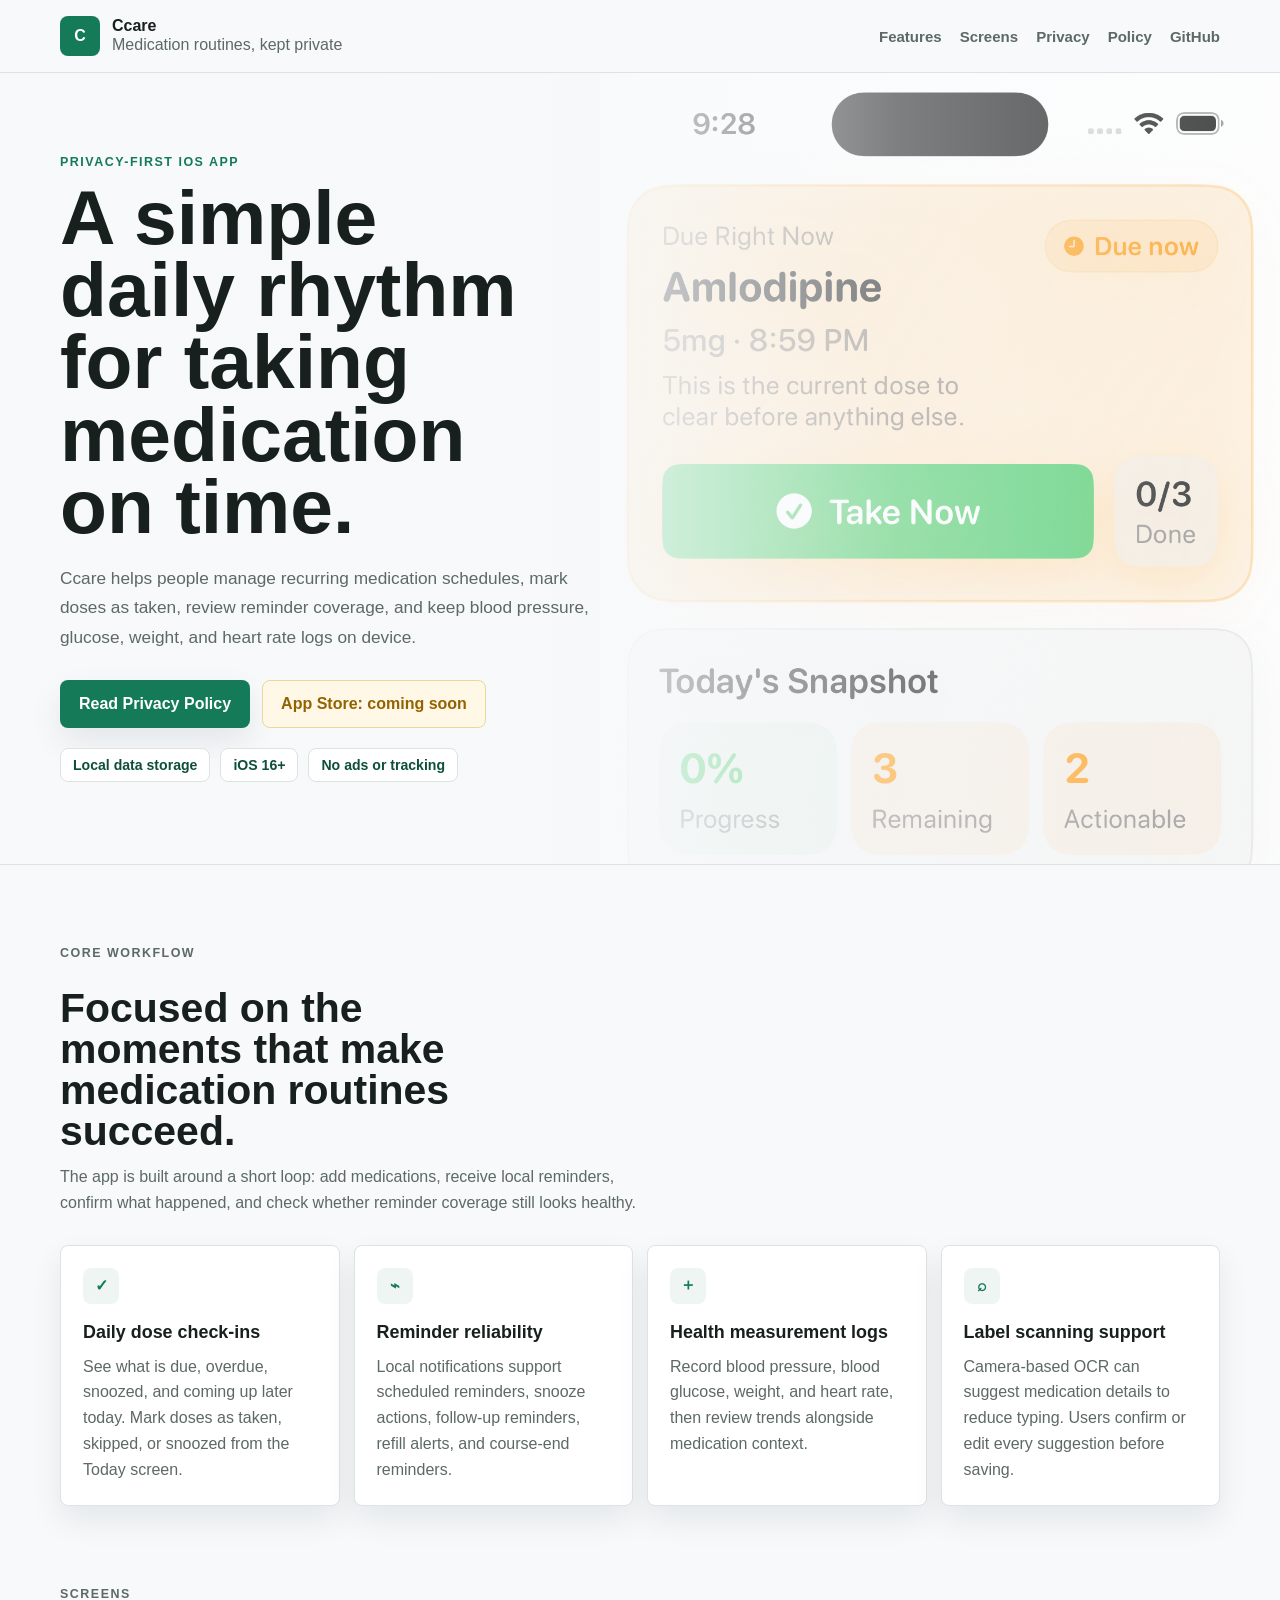
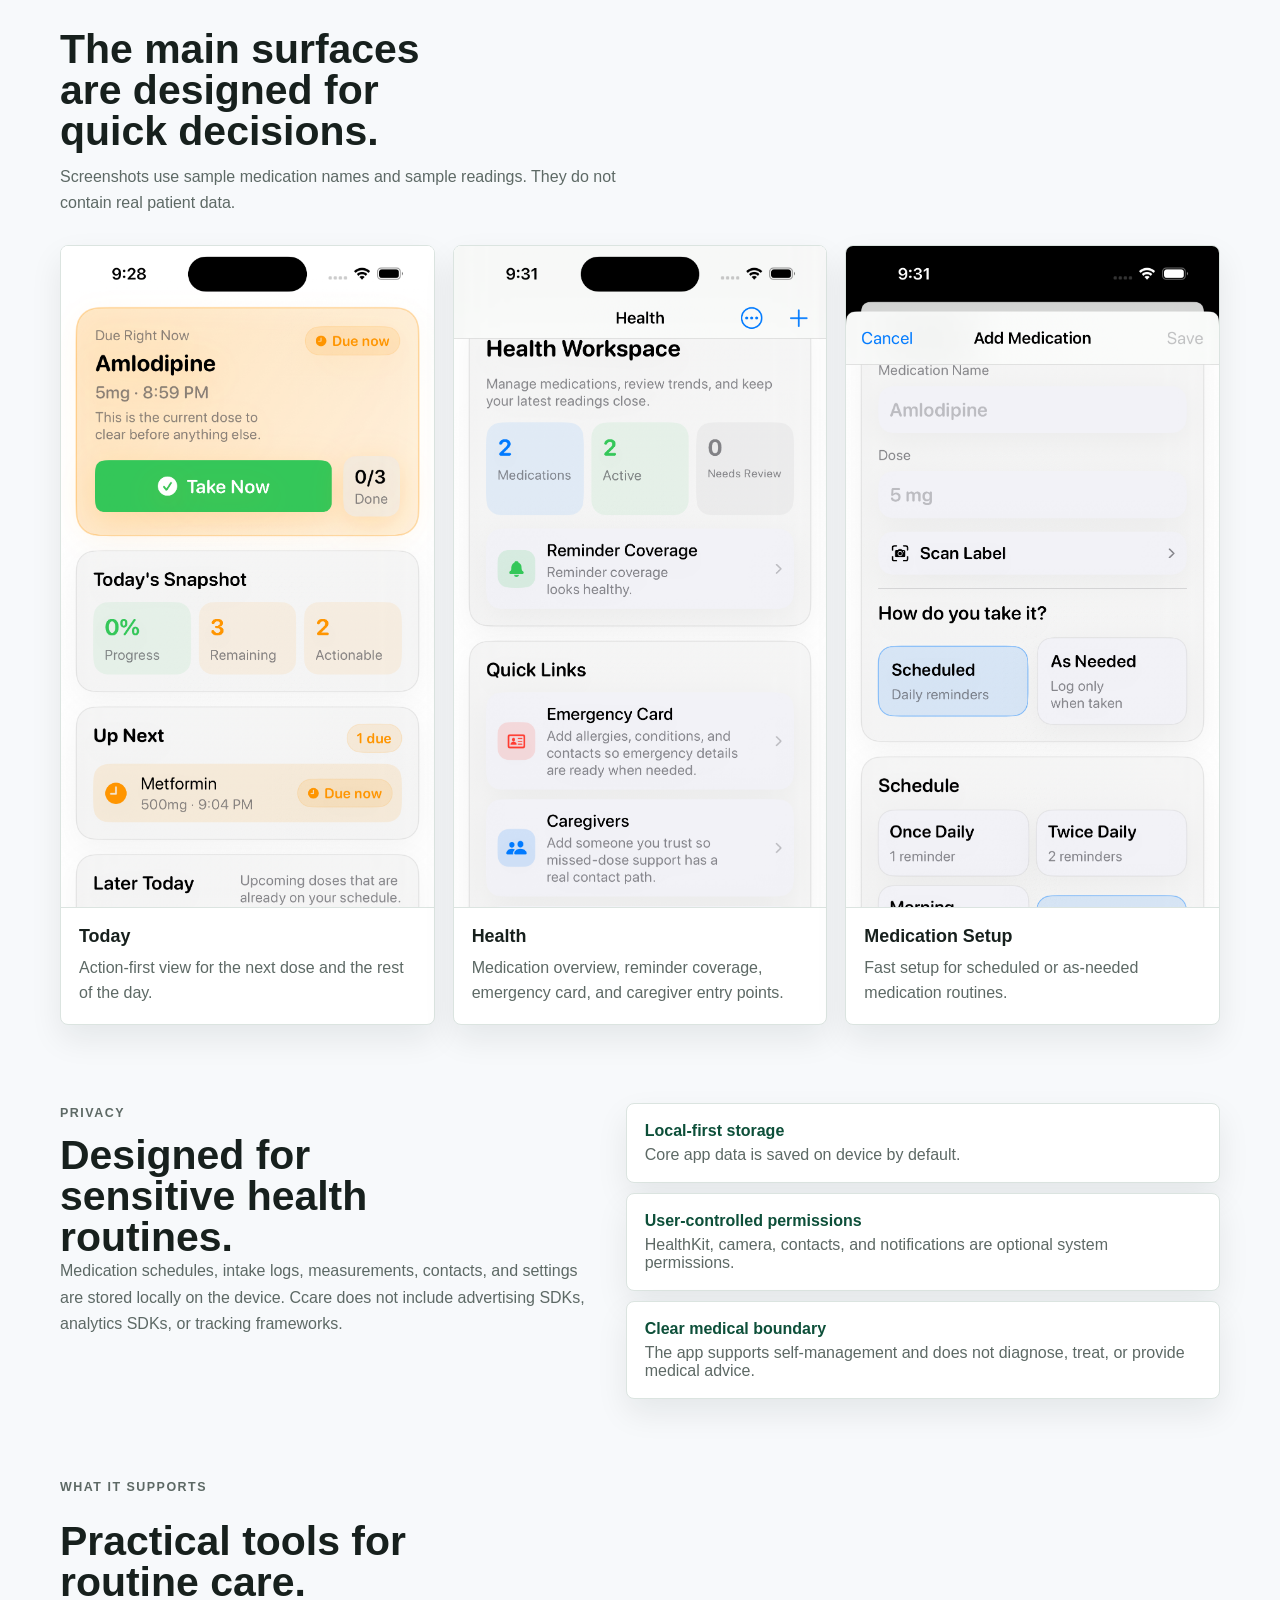
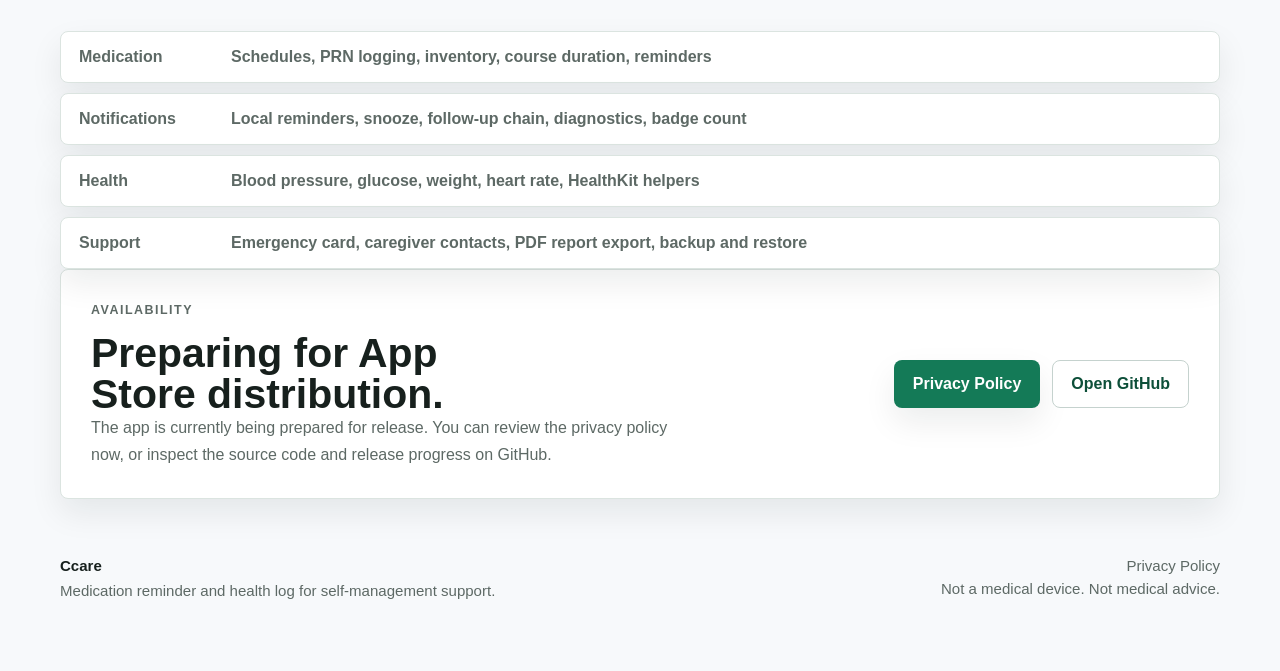
<file: docs/index.html>
<!DOCTYPE html>
<html lang="en">
<head>
  <meta charset="UTF-8">
  <meta name="viewport" content="width=device-width, initial-scale=1.0">
  <title>Ccare - Medication Reminder &amp; Health Log</title>
  <meta
    name="description"
    content="Ccare is a privacy-first iOS app for medication reminders, dose check-ins, and local health measurement logs."
  >
  <link rel="stylesheet" href="site.css">
</head>
<body>
  <header class="site-header">
    <a class="brand" href="#top" aria-label="Ccare home">
      <span class="brand-mark">C</span>
      <span class="brand-copy">
        <strong>Ccare</strong>
        <span>Medication routines, kept private</span>
      </span>
    </a>

    <nav class="topbar-links" aria-label="Primary">
      <a href="#features">Features</a>
      <a href="#screens">Screens</a>
      <a href="#privacy">Privacy</a>
      <a href="privacy.html">Policy</a>
      <a href="https://github.com/Zhanbingli/Ccare-app" target="_blank" rel="noreferrer">GitHub</a>
    </nav>
  </header>

  <main id="top">
    <section class="hero" aria-labelledby="hero-title">
      <img class="hero-bg" src="assets/hero.png" alt="">
      <div class="hero-overlay"></div>
      <div class="hero-content">
        <p class="eyebrow">Privacy-first iOS app</p>
        <h1 id="hero-title">A simple daily rhythm for taking medication on time.</h1>
        <p class="hero-text">
          Ccare helps people manage recurring medication schedules, mark doses as taken,
          review reminder coverage, and keep blood pressure, glucose, weight, and heart rate logs on device.
        </p>
        <div class="hero-actions">
          <a class="button button-primary" href="privacy.html">Read Privacy Policy</a>
          <span class="button button-muted" aria-label="App Store availability">App Store: coming soon</span>
        </div>
        <div class="status-row" aria-label="Product highlights">
          <span>Local data storage</span>
          <span>iOS 16+</span>
          <span>No ads or tracking</span>
        </div>
      </div>
    </section>

    <section class="section overview" id="features">
      <div class="section-heading">
        <p class="section-kicker">Core Workflow</p>
        <h2>Focused on the moments that make medication routines succeed.</h2>
        <p>
          The app is built around a short loop: add medications, receive local reminders,
          confirm what happened, and check whether reminder coverage still looks healthy.
        </p>
      </div>

      <div class="feature-grid">
        <article class="feature-card">
          <span class="feature-icon">✓</span>
          <h3>Daily dose check-ins</h3>
          <p>See what is due, overdue, snoozed, and coming up later today. Mark doses as taken, skipped, or snoozed from the Today screen.</p>
        </article>
        <article class="feature-card">
          <span class="feature-icon">⌁</span>
          <h3>Reminder reliability</h3>
          <p>Local notifications support scheduled reminders, snooze actions, follow-up reminders, refill alerts, and course-end reminders.</p>
        </article>
        <article class="feature-card">
          <span class="feature-icon">＋</span>
          <h3>Health measurement logs</h3>
          <p>Record blood pressure, blood glucose, weight, and heart rate, then review trends alongside medication context.</p>
        </article>
        <article class="feature-card">
          <span class="feature-icon">⌕</span>
          <h3>Label scanning support</h3>
          <p>Camera-based OCR can suggest medication details to reduce typing. Users confirm or edit every suggestion before saving.</p>
        </article>
      </div>
    </section>

    <section class="section screens-section" id="screens">
      <div class="section-heading">
        <p class="section-kicker">Screens</p>
        <h2>The main surfaces are designed for quick decisions.</h2>
        <p>
          Screenshots use sample medication names and sample readings. They do not contain real patient data.
        </p>
      </div>

      <div class="screens-grid">
        <article class="screen-card">
          <img src="assets/hero.png" alt="Ccare Today screen with a due medication and daily snapshot">
          <div>
            <h3>Today</h3>
            <p>Action-first view for the next dose and the rest of the day.</p>
          </div>
        </article>
        <article class="screen-card">
          <img src="assets/health.png" alt="Ccare Health workspace screen">
          <div>
            <h3>Health</h3>
            <p>Medication overview, reminder coverage, emergency card, and caregiver entry points.</p>
          </div>
        </article>
        <article class="screen-card">
          <img src="assets/detail.png" alt="Ccare add medication screen with schedule options">
          <div>
            <h3>Medication Setup</h3>
            <p>Fast setup for scheduled or as-needed medication routines.</p>
          </div>
        </article>
      </div>
    </section>

    <section class="section privacy-section" id="privacy">
      <div class="privacy-copy">
        <p class="section-kicker">Privacy</p>
        <h2>Designed for sensitive health routines.</h2>
        <p>
          Medication schedules, intake logs, measurements, contacts, and settings are stored locally on the device.
          Ccare does not include advertising SDKs, analytics SDKs, or tracking frameworks.
        </p>
      </div>

      <div class="privacy-list" aria-label="Privacy commitments">
        <div class="privacy-row">
          <strong>Local-first storage</strong>
          <span>Core app data is saved on device by default.</span>
        </div>
        <div class="privacy-row">
          <strong>User-controlled permissions</strong>
          <span>HealthKit, camera, contacts, and notifications are optional system permissions.</span>
        </div>
        <div class="privacy-row">
          <strong>Clear medical boundary</strong>
          <span>The app supports self-management and does not diagnose, treat, or provide medical advice.</span>
        </div>
      </div>
    </section>

    <section class="section details-section">
      <div class="section-heading">
        <p class="section-kicker">What It Supports</p>
        <h2>Practical tools for routine care.</h2>
      </div>

      <div class="details-grid">
        <div class="detail-row"><span>Medication</span><strong>Schedules, PRN logging, inventory, course duration, reminders</strong></div>
        <div class="detail-row"><span>Notifications</span><strong>Local reminders, snooze, follow-up chain, diagnostics, badge count</strong></div>
        <div class="detail-row"><span>Health</span><strong>Blood pressure, glucose, weight, heart rate, HealthKit helpers</strong></div>
        <div class="detail-row"><span>Support</span><strong>Emergency card, caregiver contacts, PDF report export, backup and restore</strong></div>
      </div>
    </section>

    <section class="section cta-section">
      <div class="cta-copy">
        <p class="section-kicker">Availability</p>
        <h2>Preparing for App Store distribution.</h2>
        <p>
          The app is currently being prepared for release. You can review the privacy policy now,
          or inspect the source code and release progress on GitHub.
        </p>
      </div>
      <div class="hero-actions">
        <a class="button button-primary" href="privacy.html">Privacy Policy</a>
        <a class="button button-secondary" href="https://github.com/Zhanbingli/Ccare-app" target="_blank" rel="noreferrer">Open GitHub</a>
      </div>
    </section>
  </main>

  <footer class="footer">
    <div>
      <strong>Ccare</strong>
      <p>Medication reminder and health log for self-management support.</p>
    </div>
    <div class="footer-copy">
      <a href="privacy.html">Privacy Policy</a>
      <span>Not a medical device. Not medical advice.</span>
    </div>
  </footer>
</body>
</html>
</file>
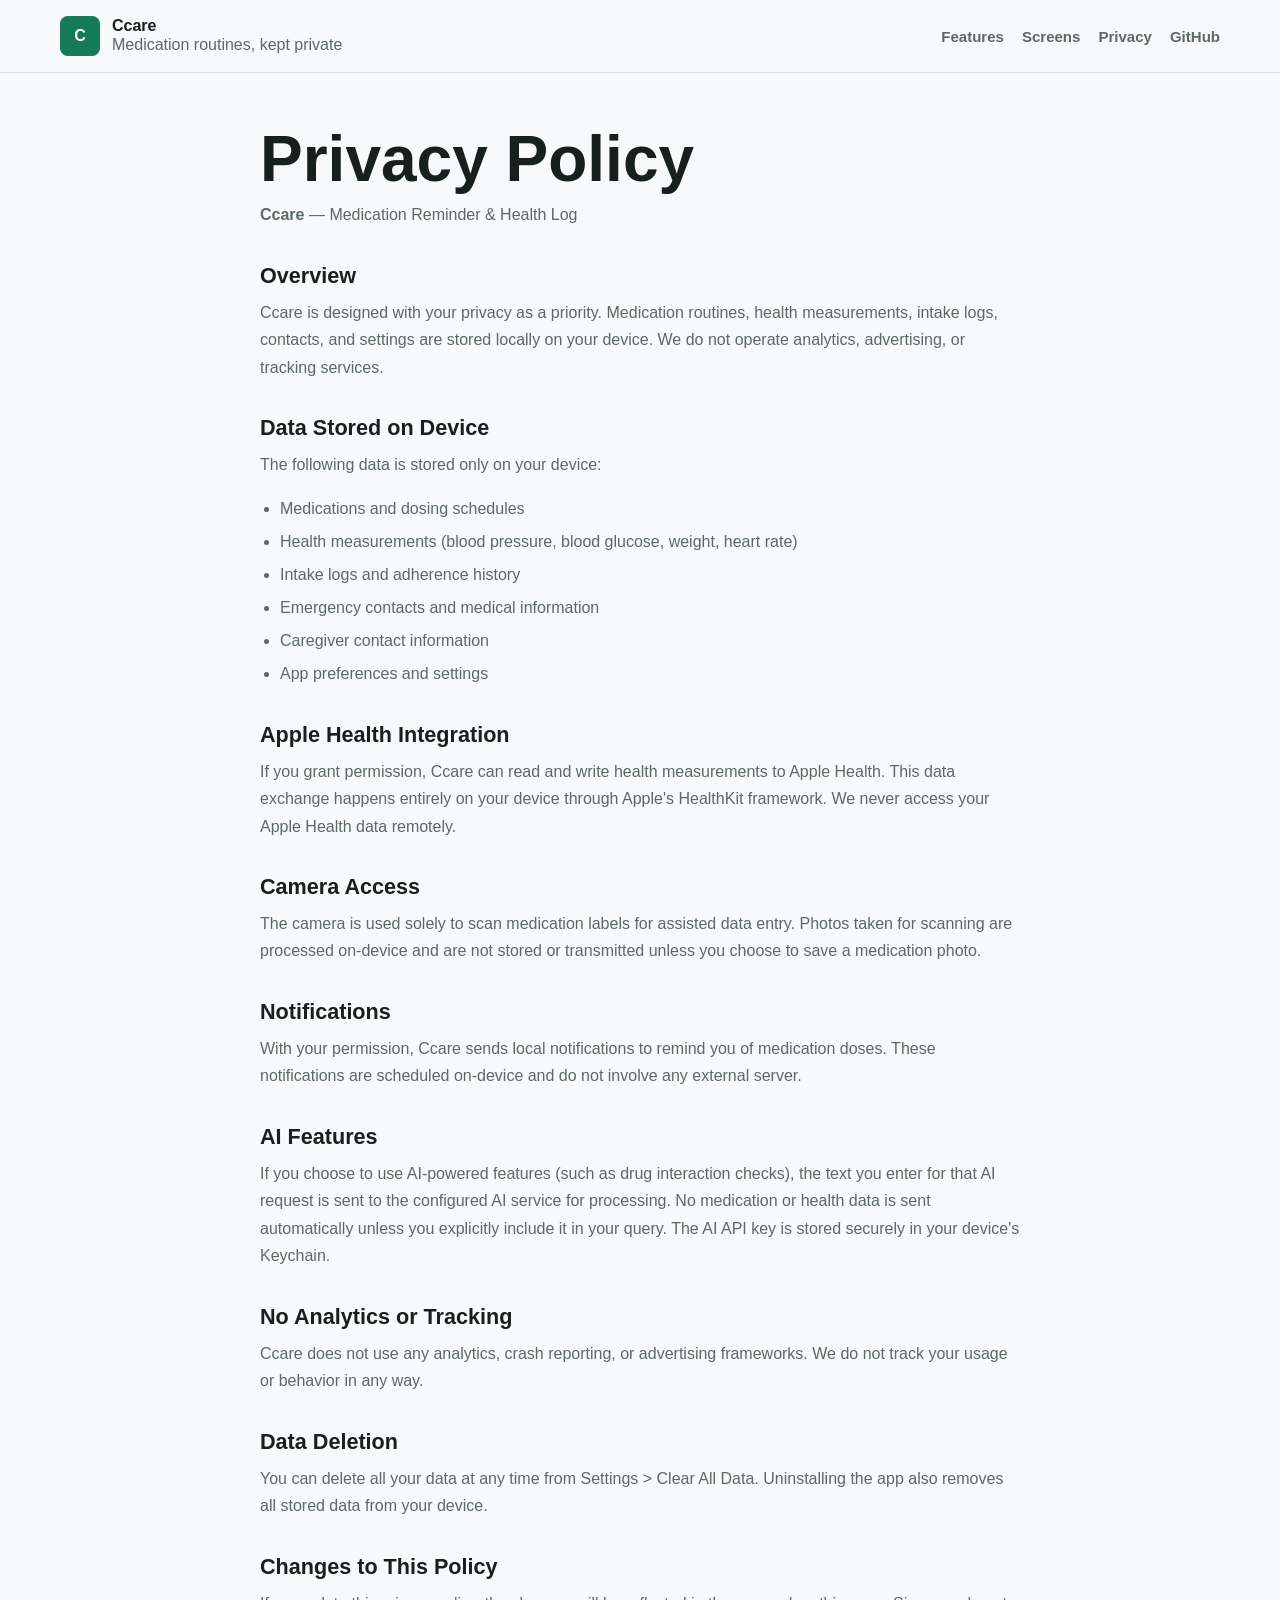
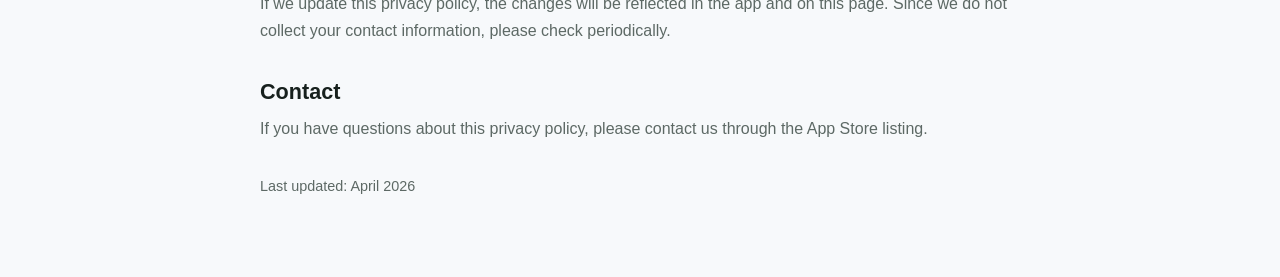
<file: docs/privacy.html>
<!DOCTYPE html>
<html lang="en">
<head>
  <meta charset="UTF-8">
  <meta name="viewport" content="width=device-width, initial-scale=1.0">
  <title>Ccare - Privacy Policy</title>
  <meta name="description" content="Privacy Policy for Ccare iOS app.">
  <link rel="stylesheet" href="site.css">
</head>
<body>
  <header class="site-header">
    <a class="brand" href="index.html" aria-label="Ccare home">
      <span class="brand-mark">C</span>
      <span class="brand-copy">
        <strong>Ccare</strong>
        <span>Medication routines, kept private</span>
      </span>
    </a>

    <nav class="topbar-links" aria-label="Primary">
      <a href="index.html#features">Features</a>
      <a href="index.html#screens">Screens</a>
      <a href="index.html#privacy">Privacy</a>
      <a href="https://github.com/Zhanbingli/Ccare-app" target="_blank" rel="noreferrer">GitHub</a>
    </nav>
  </header>

  <div class="privacy-container">
    <h1>Privacy Policy</h1>
    <p><strong>Ccare</strong> &mdash; Medication Reminder &amp; Health Log</p>

    <h2>Overview</h2>
    <p>Ccare is designed with your privacy as a priority. Medication routines, health measurements, intake logs, contacts, and settings are stored locally on your device. We do not operate analytics, advertising, or tracking services.</p>

    <h2>Data Stored on Device</h2>
    <p>The following data is stored only on your device:</p>
    <ul>
      <li>Medications and dosing schedules</li>
      <li>Health measurements (blood pressure, blood glucose, weight, heart rate)</li>
      <li>Intake logs and adherence history</li>
      <li>Emergency contacts and medical information</li>
      <li>Caregiver contact information</li>
      <li>App preferences and settings</li>
    </ul>

    <h2>Apple Health Integration</h2>
    <p>If you grant permission, Ccare can read and write health measurements to Apple Health. This data exchange happens entirely on your device through Apple's HealthKit framework. We never access your Apple Health data remotely.</p>

    <h2>Camera Access</h2>
    <p>The camera is used solely to scan medication labels for assisted data entry. Photos taken for scanning are processed on-device and are not stored or transmitted unless you choose to save a medication photo.</p>

    <h2>Notifications</h2>
    <p>With your permission, Ccare sends local notifications to remind you of medication doses. These notifications are scheduled on-device and do not involve any external server.</p>

    <h2>AI Features</h2>
    <p>If you choose to use AI-powered features (such as drug interaction checks), the text you enter for that AI request is sent to the configured AI service for processing. No medication or health data is sent automatically unless you explicitly include it in your query. The AI API key is stored securely in your device's Keychain.</p>

    <h2>No Analytics or Tracking</h2>
    <p>Ccare does not use any analytics, crash reporting, or advertising frameworks. We do not track your usage or behavior in any way.</p>

    <h2>Data Deletion</h2>
    <p>You can delete all your data at any time from Settings &gt; Clear All Data. Uninstalling the app also removes all stored data from your device.</p>

    <h2>Changes to This Policy</h2>
    <p>If we update this privacy policy, the changes will be reflected in the app and on this page. Since we do not collect your contact information, please check periodically.</p>

    <h2>Contact</h2>
    <p>If you have questions about this privacy policy, please contact us through the App Store listing.</p>

    <p class="privacy-updated">Last updated: April 2026</p>
  </div>
</body>
</html>
</file>
<file: docs/site.css>
:root {
  color-scheme: light;
  --bg: #f7f9fb;
  --surface: #ffffff;
  --surface-soft: #eef5f2;
  --text: #17201d;
  --muted: #5d6965;
  --line: #dbe4e0;
  --line-strong: #c5d2ce;
  --green: #147a57;
  --green-dark: #0d4f39;
  --blue: #1769aa;
  --blue-soft: #e7f1fb;
  --warning: #946200;
  --shadow: 0 14px 32px rgba(17, 31, 27, 0.08);
  --radius: 8px;
}

* {
  box-sizing: border-box;
}

html {
  scroll-behavior: smooth;
}

body {
  margin: 0;
  font-family: "SF Pro Display", "Inter", "Segoe UI", Arial, sans-serif;
  color: var(--text);
  background: var(--bg);
}

a {
  color: inherit;
  text-decoration: none;
}

img {
  display: block;
  max-width: 100%;
}

h1,
h2,
h3,
p {
  margin: 0;
}

.site-header {
  position: sticky;
  top: 0;
  z-index: 20;
  display: flex;
  align-items: center;
  justify-content: space-between;
  gap: 24px;
  padding: 16px max(20px, calc((100vw - 1160px) / 2));
  background: rgba(247, 249, 251, 0.92);
  border-bottom: 1px solid var(--line);
  backdrop-filter: blur(14px);
}

.brand {
  display: inline-flex;
  align-items: center;
  gap: 12px;
  min-width: 0;
}

.brand-mark {
  width: 40px;
  height: 40px;
  display: inline-flex;
  align-items: center;
  justify-content: center;
  border-radius: var(--radius);
  background: var(--green);
  color: #fff;
  font-weight: 800;
}

.brand-copy {
  display: flex;
  flex-direction: column;
  gap: 2px;
}

.brand-copy strong {
  font-size: 1rem;
  line-height: 1;
}

.brand-copy span,
.topbar-links,
.hero-text,
.section-heading p,
.feature-card p,
.screen-card p,
.privacy-copy p,
.privacy-row span,
.cta-copy p,
.footer p,
.footer-copy,
.detail-row span,
.detail-row strong {
  color: var(--muted);
}

.topbar-links {
  display: flex;
  align-items: center;
  flex-wrap: wrap;
  justify-content: flex-end;
  gap: 18px;
  font-size: 0.94rem;
  font-weight: 650;
}

.topbar-links a:hover,
.footer a:hover {
  color: var(--green);
}

.hero {
  position: relative;
  min-height: 680px;
  display: flex;
  align-items: center;
  overflow: hidden;
  border-bottom: 1px solid var(--line);
  background: #eef4f1;
}

.hero-bg {
  position: absolute;
  inset: 0 0 0 auto;
  width: min(54vw, 680px);
  height: 100%;
  object-fit: cover;
  object-position: top center;
  opacity: 0.9;
}

.hero-overlay {
  position: absolute;
  inset: 0;
  background:
    linear-gradient(90deg, rgba(247, 249, 251, 0.98) 0%, rgba(247, 249, 251, 0.94) 42%, rgba(247, 249, 251, 0.46) 70%, rgba(247, 249, 251, 0.2) 100%);
}

.hero-content {
  position: relative;
  z-index: 1;
  width: min(1160px, calc(100% - 40px));
  margin: 0 auto;
  padding: 82px 0;
}

.eyebrow,
.section-kicker {
  margin-bottom: 12px;
  color: var(--green);
  font-size: 0.78rem;
  font-weight: 850;
  letter-spacing: 0.12em;
  text-transform: uppercase;
}

h1 {
  max-width: 11ch;
  font-size: clamp(3rem, 6vw, 5.6rem);
  line-height: 0.94;
}

h2 {
  max-width: 18ch;
  font-size: clamp(2rem, 3.2vw, 3.2rem);
  line-height: 1;
}

h3 {
  font-size: 1.12rem;
  line-height: 1.22;
}

.hero-text {
  max-width: 58ch;
  margin-top: 22px;
  font-size: 1.08rem;
  line-height: 1.7;
}

.hero-actions {
  display: flex;
  flex-wrap: wrap;
  gap: 12px;
  margin-top: 28px;
}

.button {
  display: inline-flex;
  align-items: center;
  justify-content: center;
  min-height: 48px;
  padding: 0 18px;
  border-radius: var(--radius);
  font-weight: 800;
  border: 1px solid transparent;
}

.button-primary {
  background: var(--green);
  color: #fff;
  box-shadow: var(--shadow);
}

.button-secondary {
  background: var(--surface);
  color: var(--green-dark);
  border-color: var(--line-strong);
}

.button-muted {
  color: var(--warning);
  background: #fff8e6;
  border-color: #ead79b;
}

.status-row {
  display: flex;
  flex-wrap: wrap;
  gap: 10px;
  margin-top: 20px;
}

.status-row span {
  min-height: 34px;
  display: inline-flex;
  align-items: center;
  padding: 0 12px;
  border-radius: var(--radius);
  color: var(--green-dark);
  background: var(--surface);
  border: 1px solid var(--line);
  font-size: 0.88rem;
  font-weight: 750;
}

.section,
.footer {
  width: min(1160px, calc(100% - 40px));
  margin: 0 auto;
}

.section {
  padding: 78px 0 0;
}

.section-heading {
  display: grid;
  gap: 12px;
  margin-bottom: 28px;
}

.section-heading p,
.privacy-copy p,
.cta-copy p {
  max-width: 68ch;
  line-height: 1.66;
}

.feature-grid {
  display: grid;
  grid-template-columns: repeat(4, minmax(0, 1fr));
  gap: 14px;
}

.feature-card,
.screen-card,
.privacy-row,
.detail-row,
.cta-section {
  border: 1px solid var(--line);
  border-radius: var(--radius);
  background: var(--surface);
  box-shadow: var(--shadow);
}

.feature-card {
  padding: 22px;
}

.feature-icon {
  width: 36px;
  height: 36px;
  display: inline-flex;
  align-items: center;
  justify-content: center;
  margin-bottom: 18px;
  border-radius: var(--radius);
  color: var(--green);
  background: var(--surface-soft);
  font-weight: 900;
}

.feature-card p {
  margin-top: 10px;
  line-height: 1.62;
}

.screens-grid {
  display: grid;
  grid-template-columns: repeat(3, minmax(0, 1fr));
  gap: 18px;
}

.screen-card {
  overflow: hidden;
}

.screen-card img {
  width: 100%;
  aspect-ratio: 9 / 16;
  object-fit: cover;
  object-position: top center;
  border-bottom: 1px solid var(--line);
  background: #fff;
}

.screen-card div {
  padding: 18px;
}

.screen-card p {
  margin-top: 8px;
  line-height: 1.55;
}

.privacy-section {
  display: grid;
  grid-template-columns: minmax(0, 0.95fr) minmax(0, 1.05fr);
  gap: 28px;
  align-items: start;
}

.privacy-list {
  display: grid;
  gap: 10px;
}

.privacy-row {
  display: grid;
  gap: 6px;
  padding: 18px;
}

.privacy-row strong {
  color: var(--green-dark);
}

.details-grid {
  display: grid;
  gap: 10px;
}

.detail-row {
  display: grid;
  grid-template-columns: 132px 1fr;
  gap: 20px;
  padding: 16px 18px;
}

.detail-row span {
  font-weight: 800;
}

.detail-row strong {
  font-weight: 650;
}

.cta-section {
  display: flex;
  align-items: center;
  justify-content: space-between;
  gap: 24px;
  padding: 30px;
}

.cta-section .hero-actions {
  margin-top: 0;
  flex-shrink: 0;
}

.footer {
  display: flex;
  justify-content: space-between;
  gap: 24px;
  padding: 58px 0 72px;
  font-size: 0.94rem;
}

.footer strong {
  display: inline-block;
  margin-bottom: 8px;
}

.footer-copy {
  display: flex;
  flex-direction: column;
  gap: 6px;
  text-align: right;
}

.privacy-container {
  width: min(760px, calc(100% - 40px));
  margin: 0 auto;
  padding: 56px 0 78px;
}

.privacy-container h1 {
  max-width: none;
  margin-bottom: 12px;
  font-size: clamp(2.3rem, 5vw, 4rem);
}

.privacy-container h2 {
  max-width: none;
  margin-top: 34px;
  margin-bottom: 10px;
  font-size: 1.35rem;
  line-height: 1.2;
}

.privacy-container p,
.privacy-container ul {
  color: var(--muted);
  line-height: 1.72;
}

.privacy-container ul {
  padding-left: 1.25rem;
}

.privacy-container li {
  margin-bottom: 0.35rem;
}

.privacy-updated {
  margin-top: 32px;
  font-size: 0.9rem;
}

@media (max-width: 980px) {
  .feature-grid,
  .screens-grid,
  .privacy-section {
    grid-template-columns: 1fr 1fr;
  }

  .cta-section {
    align-items: flex-start;
    flex-direction: column;
  }

  .hero-bg {
    width: 72vw;
    opacity: 0.45;
  }

  .hero-overlay {
    background: rgba(247, 249, 251, 0.82);
  }
}

@media (max-width: 680px) {
  .site-header {
    position: static;
    align-items: flex-start;
    flex-direction: column;
    padding: 16px 20px;
  }

  .topbar-links {
    justify-content: flex-start;
    gap: 14px;
  }

  .hero {
    min-height: 620px;
  }

  .hero-content {
    width: min(100% - 32px, 1160px);
    padding: 60px 0;
  }

  .hero-bg {
    width: 100%;
    opacity: 0.25;
  }

  h1 {
    max-width: 11.5ch;
  }

  .hero-actions .button,
  .cta-section .button {
    width: 100%;
  }

  .section,
  .footer {
    width: min(100% - 32px, 1160px);
  }

  .section {
    padding-top: 58px;
  }

  .feature-grid,
  .screens-grid,
  .privacy-section,
  .detail-row {
    grid-template-columns: 1fr;
  }

  .footer,
  .footer-copy {
    align-items: flex-start;
    flex-direction: column;
    text-align: left;
  }
}
</file>
